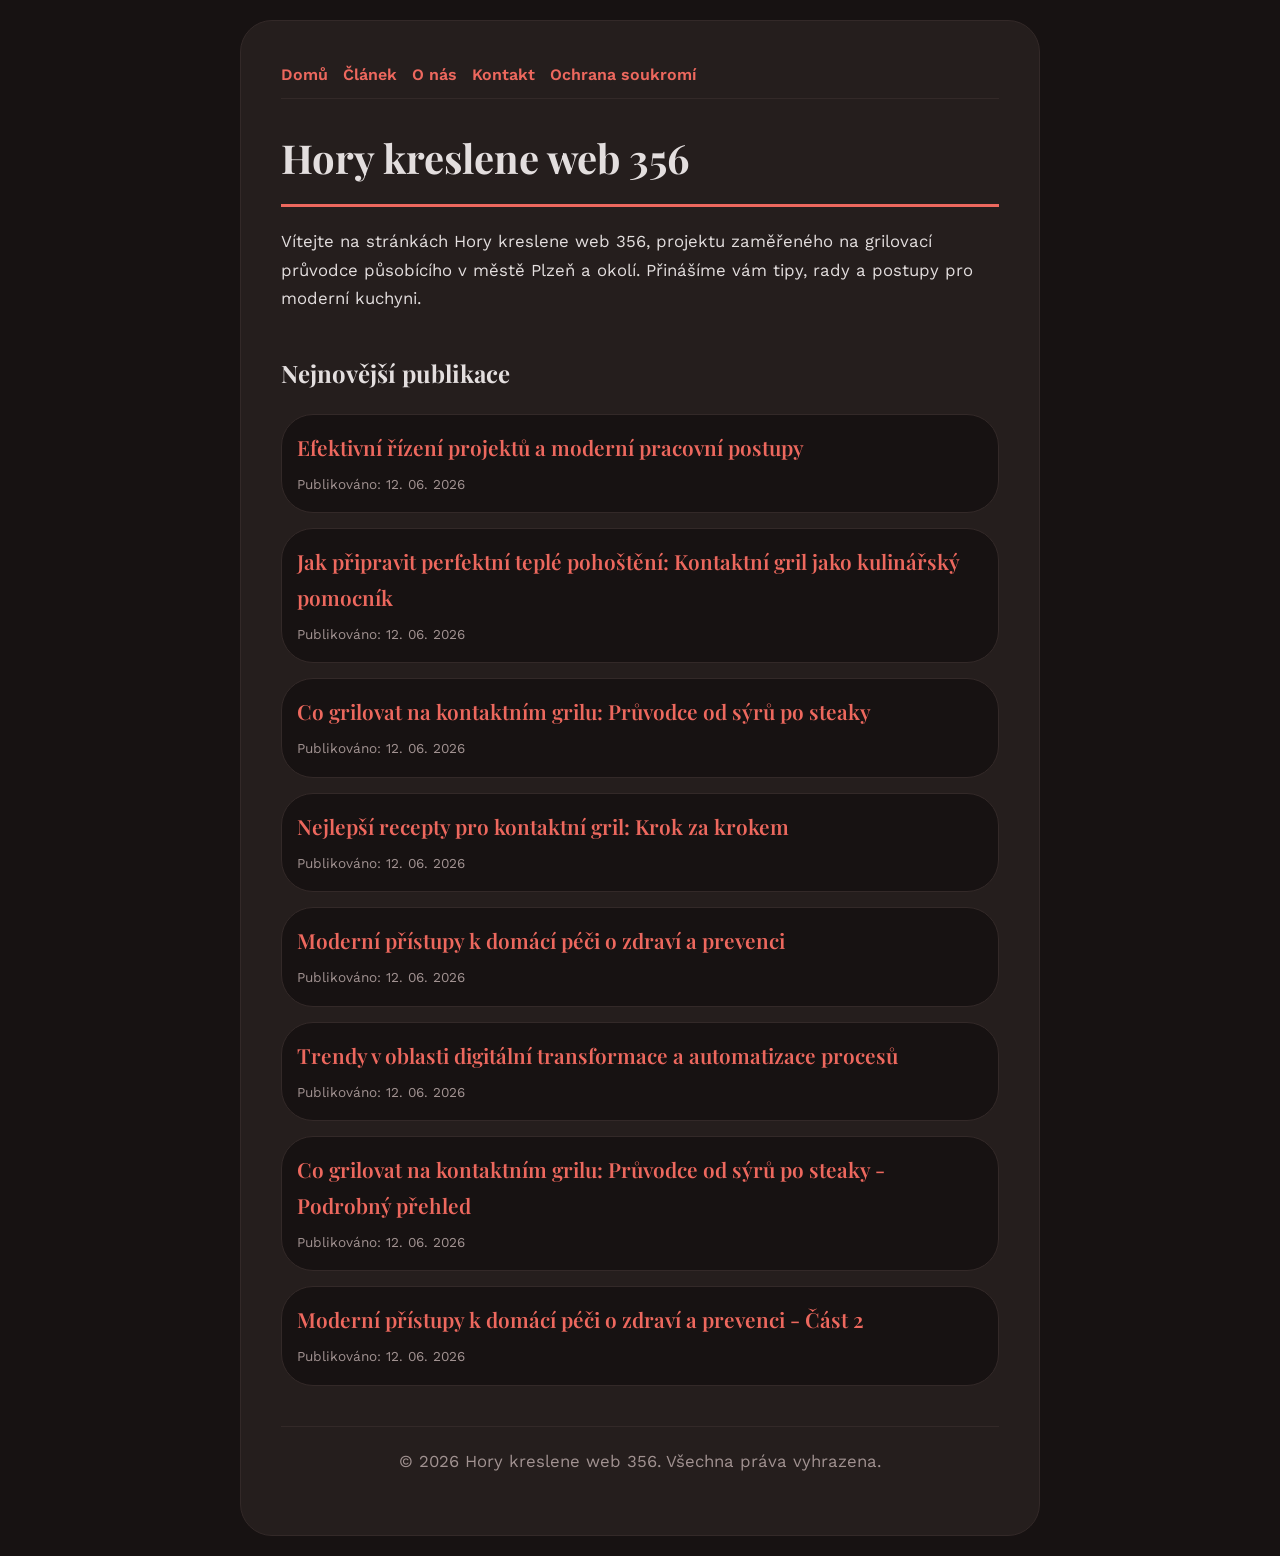
<file: index.html>
<!DOCTYPE html>
<html lang="cs">
<head>
    <meta charset="UTF-8">
    <meta name="viewport" content="width=device-width, initial-scale=1.0">
    <title>Hory kreslene web 356 | Grilovací průvodce - Plzeň</title>
    <meta name="description" content="Vítejte na stránkách Hory kreslene web 356, projektu zaměřeného na grilovací průvodce působícího v městě Plzeň a okolí. Přinášíme vám tipy, rady a postupy pro moderní kuchyni.">
    <meta name="geo.region" content="CZ" />
    <meta name="geo.placename" content="Plzeň" />
    <meta name="geo.position" content="49.7384;13.3736" />
    <meta name="ICBM" content="49.7384, 13.3736" />
    <link rel="stylesheet" href="style.css">
    <script type="application/ld+json">
{
  "@context": "https://schema.org",
  "@type": "LocalBusiness",
  "name": "Hory kreslene web 356",
  "url": "https://hory-kreslene-web-356.github.io",
  "telephone": "+420 377 555 321",
  "address": {
    "@type": "PostalAddress",
    "addressLocality": "Plzeň",
    "addressRegion": "Plzeňský",
    "postalCode": "301 00",
    "addressCountry": "CZ"
  },
  "geo": {
    "@type": "GeoCoordinates",
    "latitude": 49.7384,
    "longitude": 13.3736
  }
}
</script>
</head>
<body>
    
        <div class="container" style="max-width: 800px;">
            <nav style="display: flex; gap: 15px; margin-bottom: 25px; border-bottom: 1px solid var(--border-color); padding-bottom: 10px; overflow-x: auto; flex-wrap: wrap;">
            <a href="index.html">Domů</a>
            <a href="efektivni-rizeni-projektu-a-moderni-pracovni-postupy.html">Článek</a>
            <a href="about.html">O nás</a>
            <a href="contact.html">Kontakt</a>
            <a href="privacy.html">Ochrana soukromí</a>
        </nav>
            <h1>Hory kreslene web 356</h1>
            <p>Vítejte na stránkách Hory kreslene web 356, projektu zaměřeného na grilovací průvodce působícího v městě Plzeň a okolí. Přinášíme vám tipy, rady a postupy pro moderní kuchyni.</p>
            <h2 style="margin-top: 40px;">Nejnovější publikace</h2>
            <ul style="list-style-type: none; padding-left: 0;">
                <li style="background: var(--bg-color); padding: 15px; border-radius: var(--border-radius); border: 1px solid var(--border-color); margin-bottom: 15px;">
                <h3 style="margin-bottom: 5px; font-size: 1.3rem;"><a href="efektivni-rizeni-projektu-a-moderni-pracovni-postupy.html">Efektivní řízení projektů a moderní pracovní postupy</a></h3>
                <span style="font-size:0.85rem; color: var(--muted-text)">Publikováno: 12. 06. 2026</span>
            </li>
<li style="background: var(--bg-color); padding: 15px; border-radius: var(--border-radius); border: 1px solid var(--border-color); margin-bottom: 15px;">
                <h3 style="margin-bottom: 5px; font-size: 1.3rem;"><a href="jak-pripravit-perfektni-teple-pohosteni-kontaktni-gril-jako-kulinarsky-pomocnik.html">Jak připravit perfektní teplé pohoštění: Kontaktní gril jako kulinářský pomocník</a></h3>
                <span style="font-size:0.85rem; color: var(--muted-text)">Publikováno: 12. 06. 2026</span>
            </li>
<li style="background: var(--bg-color); padding: 15px; border-radius: var(--border-radius); border: 1px solid var(--border-color); margin-bottom: 15px;">
                <h3 style="margin-bottom: 5px; font-size: 1.3rem;"><a href="co-grilovat-na-kontaktnim-grilu-pruvodce-od-syru-po-steaky.html">Co grilovat na kontaktním grilu: Průvodce od sýrů po steaky</a></h3>
                <span style="font-size:0.85rem; color: var(--muted-text)">Publikováno: 12. 06. 2026</span>
            </li>
<li style="background: var(--bg-color); padding: 15px; border-radius: var(--border-radius); border: 1px solid var(--border-color); margin-bottom: 15px;">
                <h3 style="margin-bottom: 5px; font-size: 1.3rem;"><a href="nejlepsi-recepty-pro-kontaktni-gril-krok-za-krokem.html">Nejlepší recepty pro kontaktní gril: Krok za krokem</a></h3>
                <span style="font-size:0.85rem; color: var(--muted-text)">Publikováno: 12. 06. 2026</span>
            </li>
<li style="background: var(--bg-color); padding: 15px; border-radius: var(--border-radius); border: 1px solid var(--border-color); margin-bottom: 15px;">
                <h3 style="margin-bottom: 5px; font-size: 1.3rem;"><a href="moderni-pristupy-k-domaci-peci-o-zdravi-a-prevenci.html">Moderní přístupy k domácí péči o zdraví a prevenci</a></h3>
                <span style="font-size:0.85rem; color: var(--muted-text)">Publikováno: 12. 06. 2026</span>
            </li>
<li style="background: var(--bg-color); padding: 15px; border-radius: var(--border-radius); border: 1px solid var(--border-color); margin-bottom: 15px;">
                <h3 style="margin-bottom: 5px; font-size: 1.3rem;"><a href="trendy-v-oblasti-digitalni-transformace-a-automatizace-procesu.html">Trendy v oblasti digitální transformace a automatizace procesů</a></h3>
                <span style="font-size:0.85rem; color: var(--muted-text)">Publikováno: 12. 06. 2026</span>
            </li>
<li style="background: var(--bg-color); padding: 15px; border-radius: var(--border-radius); border: 1px solid var(--border-color); margin-bottom: 15px;">
                <h3 style="margin-bottom: 5px; font-size: 1.3rem;"><a href="co-grilovat-na-kontaktnim-grilu-pruvodce-od-syru-po-steaky-podrobny-prehled.html">Co grilovat na kontaktním grilu: Průvodce od sýrů po steaky - Podrobný přehled</a></h3>
                <span style="font-size:0.85rem; color: var(--muted-text)">Publikováno: 12. 06. 2026</span>
            </li>
<li style="background: var(--bg-color); padding: 15px; border-radius: var(--border-radius); border: 1px solid var(--border-color); margin-bottom: 15px;">
                <h3 style="margin-bottom: 5px; font-size: 1.3rem;"><a href="moderni-pristupy-k-domaci-peci-o-zdravi-a-prevenci-cast-2.html">Moderní přístupy k domácí péči o zdraví a prevenci - Část 2</a></h3>
                <span style="font-size:0.85rem; color: var(--muted-text)">Publikováno: 12. 06. 2026</span>
            </li>

            </ul>
            <footer>
                <p>&copy; 2026 Hory kreslene web 356. Všechna práva vyhrazena.</p>
            </footer>
        </div>
        
</body>
</html>
</file>
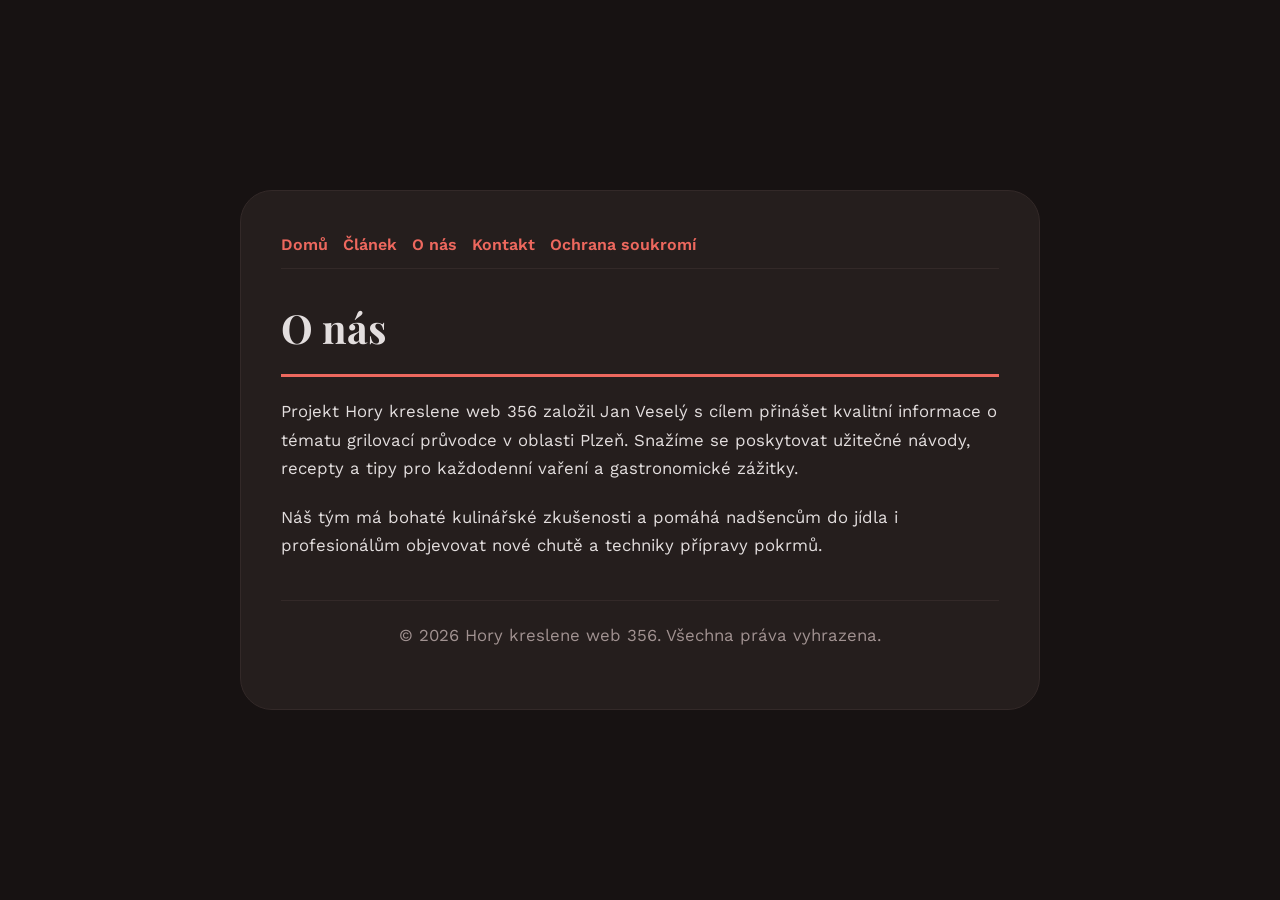
<file: about.html>
<!DOCTYPE html>
<html lang="cs">
<head>
    <meta charset="UTF-8">
    <meta name="viewport" content="width=device-width, initial-scale=1.0">
    <title>O nás | Hory kreslene web 356</title>
    <meta name="description" content="Projekt Hory kreslene web 356 založil Jan Veselý s cílem přinášet kvalitní informace o tématu grilovací průvodce v oblasti Plzeň. Snažíme se poskytovat užitečné návody, recepty a tipy pro každodenní vaření a gastronomické zážitky.">
    <meta name="geo.region" content="CZ" />
    <meta name="geo.placename" content="Plzeň" />
    <meta name="geo.position" content="49.7384;13.3736" />
    <meta name="ICBM" content="49.7384, 13.3736" />
    <link rel="stylesheet" href="style.css">
</head>
<body>
    
        <div class="container" style="max-width: 800px;">
            <nav style="display: flex; gap: 15px; margin-bottom: 25px; border-bottom: 1px solid var(--border-color); padding-bottom: 10px; overflow-x: auto; flex-wrap: wrap;">
            <a href="index.html">Domů</a>
            <a href="efektivni-rizeni-projektu-a-moderni-pracovni-postupy.html">Článek</a>
            <a href="about.html">O nás</a>
            <a href="contact.html">Kontakt</a>
            <a href="privacy.html">Ochrana soukromí</a>
        </nav>
            <h1>O nás</h1>
            <p>Projekt Hory kreslene web 356 založil Jan Veselý s cílem přinášet kvalitní informace o tématu grilovací průvodce v oblasti Plzeň. Snažíme se poskytovat užitečné návody, recepty a tipy pro každodenní vaření a gastronomické zážitky.</p>
            <p>Náš tým má bohaté kulinářské zkušenosti a pomáhá nadšencům do jídla i profesionálům objevovat nové chutě a techniky přípravy pokrmů.</p>
            <footer>
                <p>&copy; 2026 Hory kreslene web 356. Všechna práva vyhrazena.</p>
            </footer>
        </div>
        
</body>
</html>
</file>
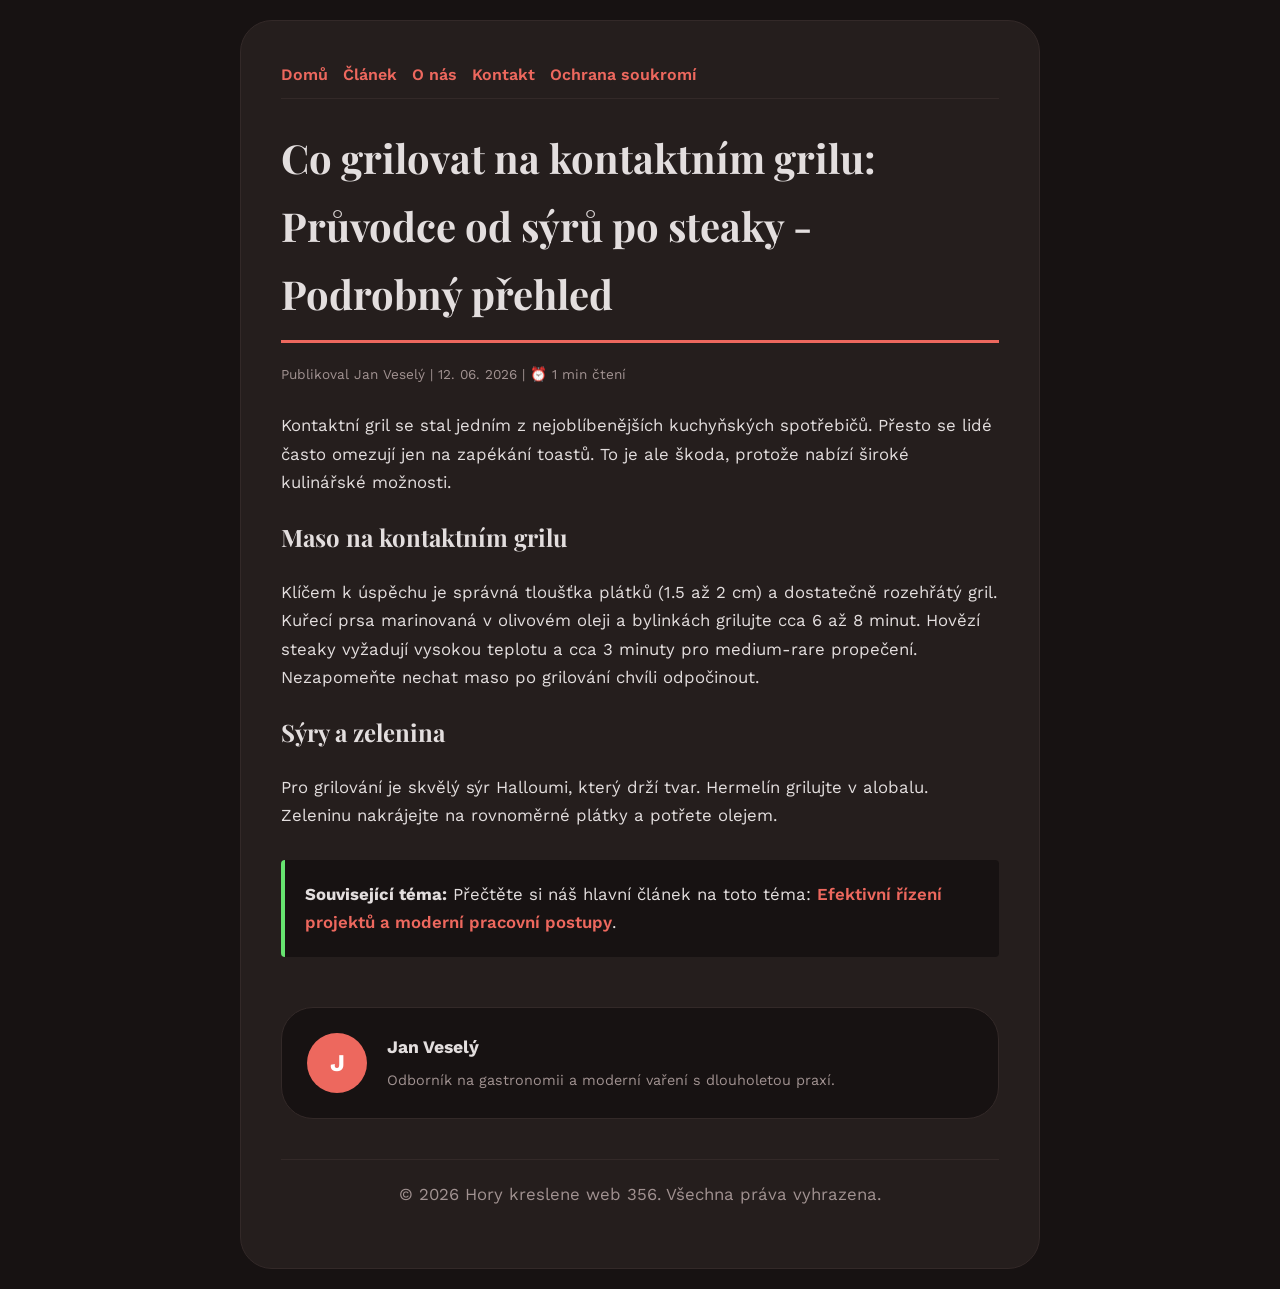
<file: co-grilovat-na-kontaktnim-grilu-pruvodce-od-syru-po-steaky-podrobny-prehled.html>
<!DOCTYPE html>
<html lang="cs">
<head>
    <meta charset="UTF-8">
    <meta name="viewport" content="width=device-width, initial-scale=1.0">
    <title>Co grilovat na kontaktním grilu: Průvodce od sýrů po steaky - Podrobný přehled - Hory kreslene web 356</title>
    <meta name="description" content="Co grilovat na kontaktním grilu: Průvodce od sýrů po steaky - Podrobný přehled">
    <meta name="geo.region" content="CZ" />
    <meta name="geo.placename" content="Plzeň" />
    <meta name="geo.position" content="49.7384;13.3736" />
    <meta name="ICBM" content="49.7384, 13.3736" />
    <link rel="stylesheet" href="style.css">
</head>
<body>
    
            <div class="container" style="max-width: 800px;">
                <nav style="display: flex; gap: 15px; margin-bottom: 25px; border-bottom: 1px solid var(--border-color); padding-bottom: 10px; overflow-x: auto; flex-wrap: wrap;">
            <a href="index.html">Domů</a>
            <a href="efektivni-rizeni-projektu-a-moderni-pracovni-postupy.html">Článek</a>
            <a href="about.html">O nás</a>
            <a href="contact.html">Kontakt</a>
            <a href="privacy.html">Ochrana soukromí</a>
        </nav>
                <h1>Co grilovat na kontaktním grilu: Průvodce od sýrů po steaky - Podrobný přehled</h1>
                <div style="font-size:0.85rem; color: var(--muted-text); margin-bottom: 25px;">
                    Publikoval Jan Veselý | 12. 06. 2026 | ⏰ 1 min čtení
                </div>
                <article style="margin-top: 20px;">
                    <p>Kontaktní gril se stal jedním z nejoblíbenějších kuchyňských spotřebičů. Přesto se lidé často omezují jen na zapékání toastů. To je ale škoda, protože nabízí široké kulinářské možnosti.</p>
<h2>Maso na kontaktním grilu</h2>
<p>Klíčem k úspěchu je správná tloušťka plátků (1.5 až 2 cm) a dostatečně rozehřátý gril. Kuřecí prsa marinovaná v olivovém oleji a bylinkách grilujte cca 6 až 8 minut. Hovězí steaky vyžadují vysokou teplotu a cca 3 minuty pro medium-rare propečení. Nezapomeňte nechat maso po grilování chvíli odpočinout.</p>
<h2>Sýry a zelenina</h2>
<p>Pro grilování je skvělý sýr Halloumi, který drží tvar. Hermelín grilujte v alobalu. Zeleninu nakrájejte na rovnoměrné plátky a potřete olejem.</p>
                    <div class="link-resource" style="margin-top: 30px; padding: 20px; border-left: 4px solid var(--accent-color); background: var(--bg-color); border-radius: 4px;"><p style="margin: 0;"><strong>Související téma:</strong> Přečtěte si náš hlavní článek na toto téma: <a href="efektivni-rizeni-projektu-a-moderni-pracovni-postupy.html">Efektivní řízení projektů a moderní pracovní postupy</a>.</p></div>
                </article>
                
            <div class="author-box" style="margin-top: 50px; padding: 25px; background: var(--bg-color); border: 1px solid var(--border-color); border-radius: var(--border-radius); display: flex; gap: 20px; align-items: center;">
                <div style="width: 60px; height: 60px; border-radius: 50%; background: var(--primary-color); display: flex; align-items: center; justify-content: center; color: white; font-weight: bold; font-size: 1.5rem;">J</div>
                <div>
                    <h4 style="margin-bottom: 5px; font-weight: bold; font-size: 1.1rem;">Jan Veselý</h4>
                    <p style="margin: 0; font-size: 0.9rem; color: var(--muted-text);">Odborník na gastronomii a moderní vaření s dlouholetou praxí.</p>
                </div>
            </div>
            
                <footer>
                    <p>&copy; 2026 Hory kreslene web 356. Všechna práva vyhrazena.</p>
                </footer>
            </div>
            
</body>
</html>
</file>
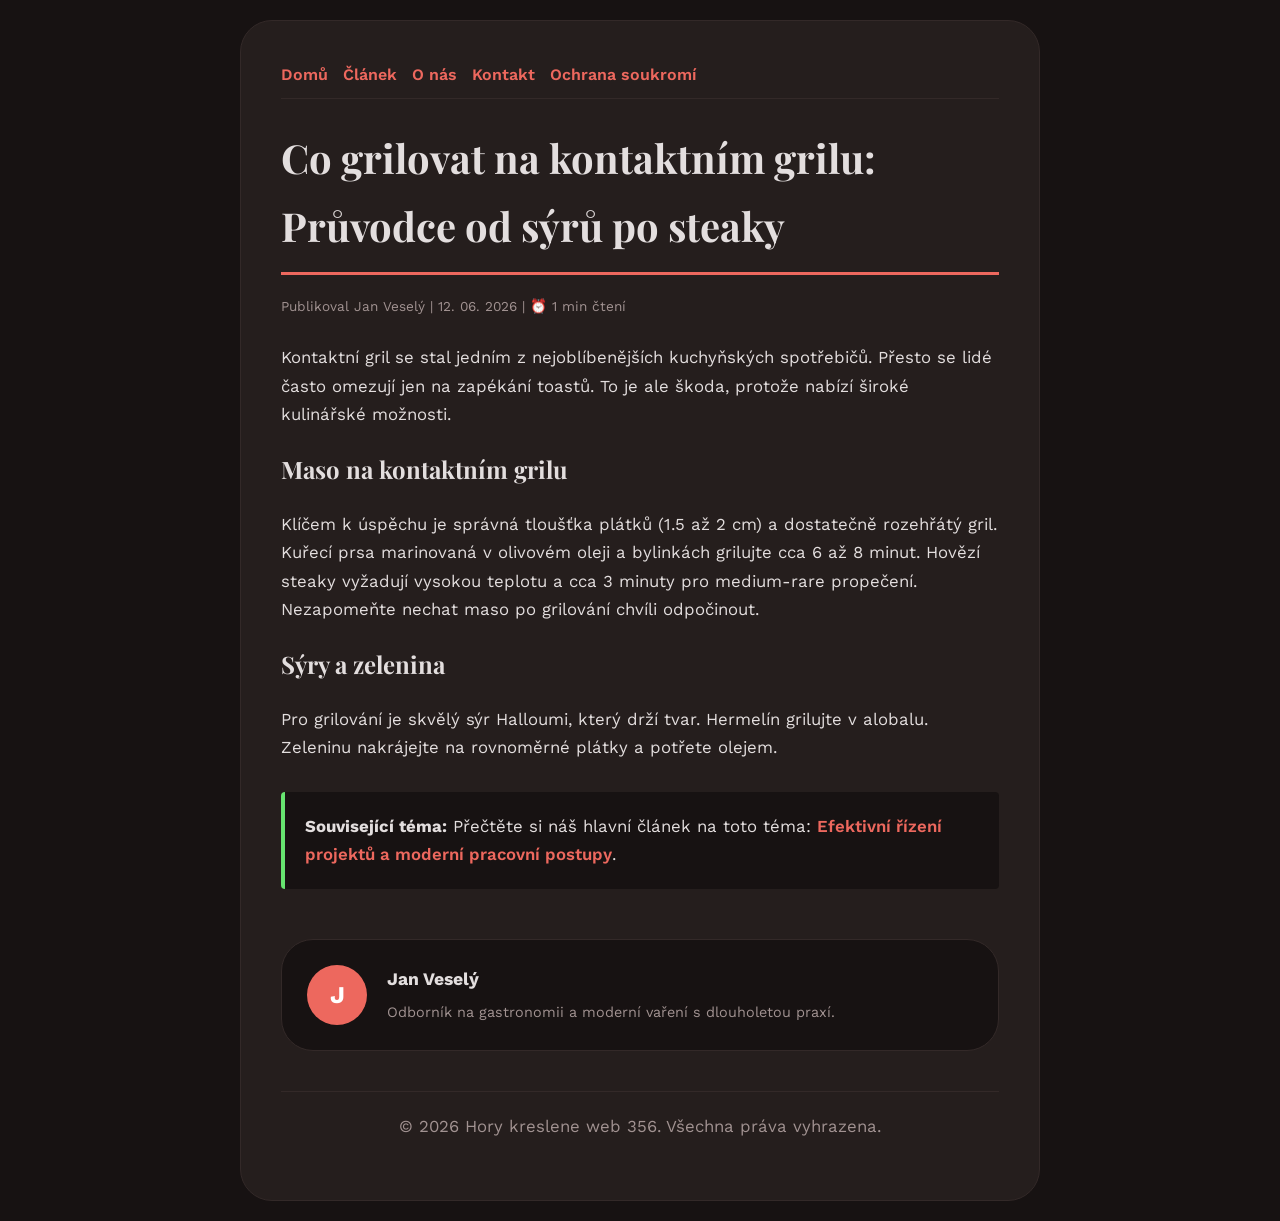
<file: co-grilovat-na-kontaktnim-grilu-pruvodce-od-syru-po-steaky.html>
<!DOCTYPE html>
<html lang="cs">
<head>
    <meta charset="UTF-8">
    <meta name="viewport" content="width=device-width, initial-scale=1.0">
    <title>Co grilovat na kontaktním grilu: Průvodce od sýrů po steaky - Hory kreslene web 356</title>
    <meta name="description" content="Co grilovat na kontaktním grilu: Průvodce od sýrů po steaky">
    <meta name="geo.region" content="CZ" />
    <meta name="geo.placename" content="Plzeň" />
    <meta name="geo.position" content="49.7384;13.3736" />
    <meta name="ICBM" content="49.7384, 13.3736" />
    <link rel="stylesheet" href="style.css">
</head>
<body>
    
            <div class="container" style="max-width: 800px;">
                <nav style="display: flex; gap: 15px; margin-bottom: 25px; border-bottom: 1px solid var(--border-color); padding-bottom: 10px; overflow-x: auto; flex-wrap: wrap;">
            <a href="index.html">Domů</a>
            <a href="efektivni-rizeni-projektu-a-moderni-pracovni-postupy.html">Článek</a>
            <a href="about.html">O nás</a>
            <a href="contact.html">Kontakt</a>
            <a href="privacy.html">Ochrana soukromí</a>
        </nav>
                <h1>Co grilovat na kontaktním grilu: Průvodce od sýrů po steaky</h1>
                <div style="font-size:0.85rem; color: var(--muted-text); margin-bottom: 25px;">
                    Publikoval Jan Veselý | 12. 06. 2026 | ⏰ 1 min čtení
                </div>
                <article style="margin-top: 20px;">
                    <p>Kontaktní gril se stal jedním z nejoblíbenějších kuchyňských spotřebičů. Přesto se lidé často omezují jen na zapékání toastů. To je ale škoda, protože nabízí široké kulinářské možnosti.</p>
<h2>Maso na kontaktním grilu</h2>
<p>Klíčem k úspěchu je správná tloušťka plátků (1.5 až 2 cm) a dostatečně rozehřátý gril. Kuřecí prsa marinovaná v olivovém oleji a bylinkách grilujte cca 6 až 8 minut. Hovězí steaky vyžadují vysokou teplotu a cca 3 minuty pro medium-rare propečení. Nezapomeňte nechat maso po grilování chvíli odpočinout.</p>
<h2>Sýry a zelenina</h2>
<p>Pro grilování je skvělý sýr Halloumi, který drží tvar. Hermelín grilujte v alobalu. Zeleninu nakrájejte na rovnoměrné plátky a potřete olejem.</p>
                    <div class="link-resource" style="margin-top: 30px; padding: 20px; border-left: 4px solid var(--accent-color); background: var(--bg-color); border-radius: 4px;"><p style="margin: 0;"><strong>Související téma:</strong> Přečtěte si náš hlavní článek na toto téma: <a href="efektivni-rizeni-projektu-a-moderni-pracovni-postupy.html">Efektivní řízení projektů a moderní pracovní postupy</a>.</p></div>
                </article>
                
            <div class="author-box" style="margin-top: 50px; padding: 25px; background: var(--bg-color); border: 1px solid var(--border-color); border-radius: var(--border-radius); display: flex; gap: 20px; align-items: center;">
                <div style="width: 60px; height: 60px; border-radius: 50%; background: var(--primary-color); display: flex; align-items: center; justify-content: center; color: white; font-weight: bold; font-size: 1.5rem;">J</div>
                <div>
                    <h4 style="margin-bottom: 5px; font-weight: bold; font-size: 1.1rem;">Jan Veselý</h4>
                    <p style="margin: 0; font-size: 0.9rem; color: var(--muted-text);">Odborník na gastronomii a moderní vaření s dlouholetou praxí.</p>
                </div>
            </div>
            
                <footer>
                    <p>&copy; 2026 Hory kreslene web 356. Všechna práva vyhrazena.</p>
                </footer>
            </div>
            
</body>
</html>
</file>
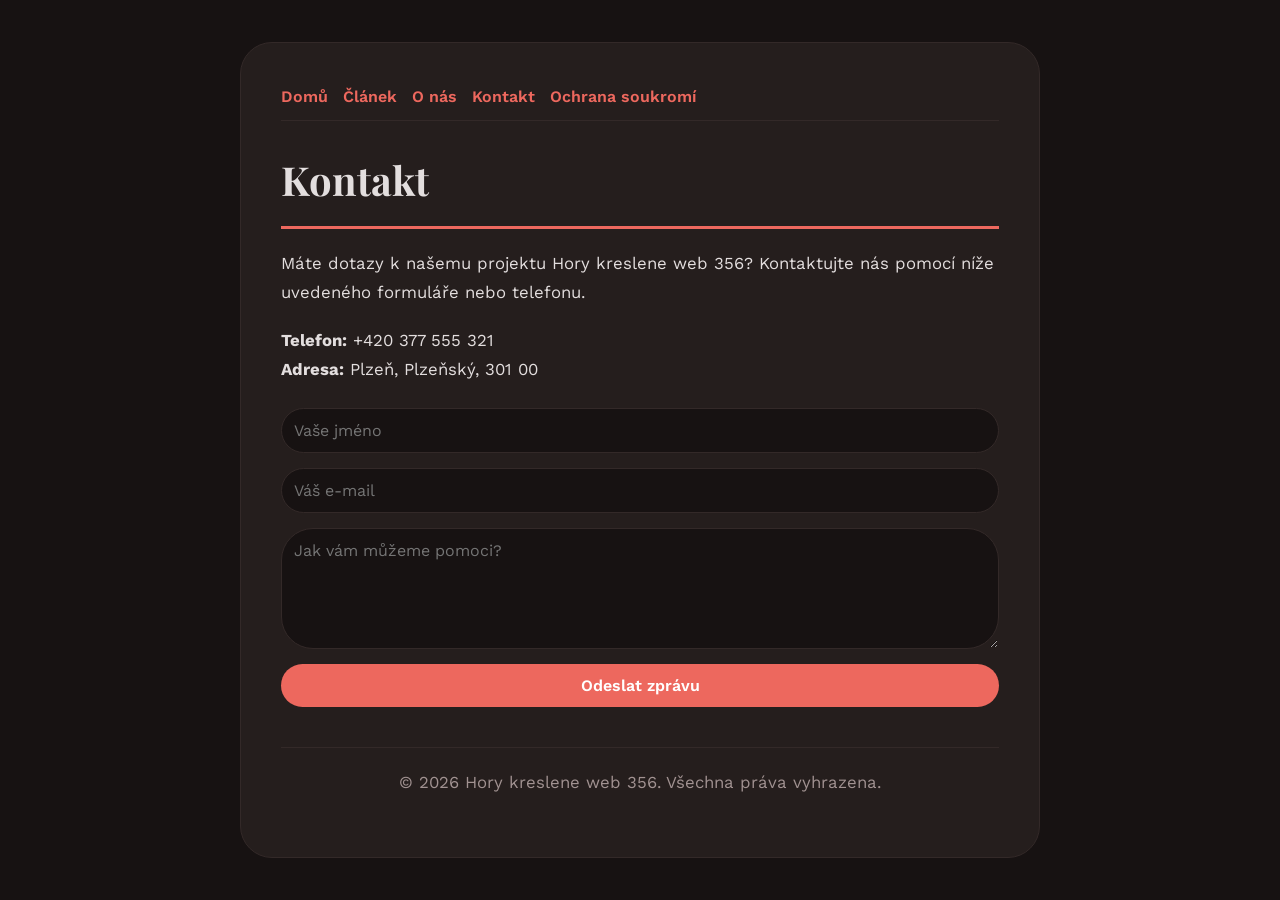
<file: contact.html>
<!DOCTYPE html>
<html lang="cs">
<head>
    <meta charset="UTF-8">
    <meta name="viewport" content="width=device-width, initial-scale=1.0">
    <title>Kontakt | Hory kreslene web 356</title>
    <meta name="description" content="Máte dotazy k našemu projektu Hory kreslene web 356? Kontaktujte nás pomocí níže uvedeného formuláře nebo telefonu.">
    <meta name="geo.region" content="CZ" />
    <meta name="geo.placename" content="Plzeň" />
    <meta name="geo.position" content="49.7384;13.3736" />
    <meta name="ICBM" content="49.7384, 13.3736" />
    <link rel="stylesheet" href="style.css">
</head>
<body>
    
        <div class="container" style="max-width: 800px;">
            <nav style="display: flex; gap: 15px; margin-bottom: 25px; border-bottom: 1px solid var(--border-color); padding-bottom: 10px; overflow-x: auto; flex-wrap: wrap;">
            <a href="index.html">Domů</a>
            <a href="efektivni-rizeni-projektu-a-moderni-pracovni-postupy.html">Článek</a>
            <a href="about.html">O nás</a>
            <a href="contact.html">Kontakt</a>
            <a href="privacy.html">Ochrana soukromí</a>
        </nav>
            <h1>Kontakt</h1>
            <p>Máte dotazy k našemu projektu Hory kreslene web 356? Kontaktujte nás pomocí níže uvedeného formuláře nebo telefonu.</p>
            <p><strong>Telefon:</strong> +420 377 555 321<br><strong>Adresa:</strong> Plzeň, Plzeňský, 301 00</p>
            <form action="https://formspree.io/f/placeholder" method="POST">
                <input type="text" name="name" placeholder="Vaše jméno" required>
                <input type="email" name="email" placeholder="Váš e-mail" required>
                <textarea name="message" placeholder="Jak vám můžeme pomoci?" rows="5" required></textarea>
                <button type="submit">Odeslat zprávu</button>
            </form>
            <footer>
                <p>&copy; 2026 Hory kreslene web 356. Všechna práva vyhrazena.</p>
            </footer>
        </div>
        
</body>
</html>
</file>
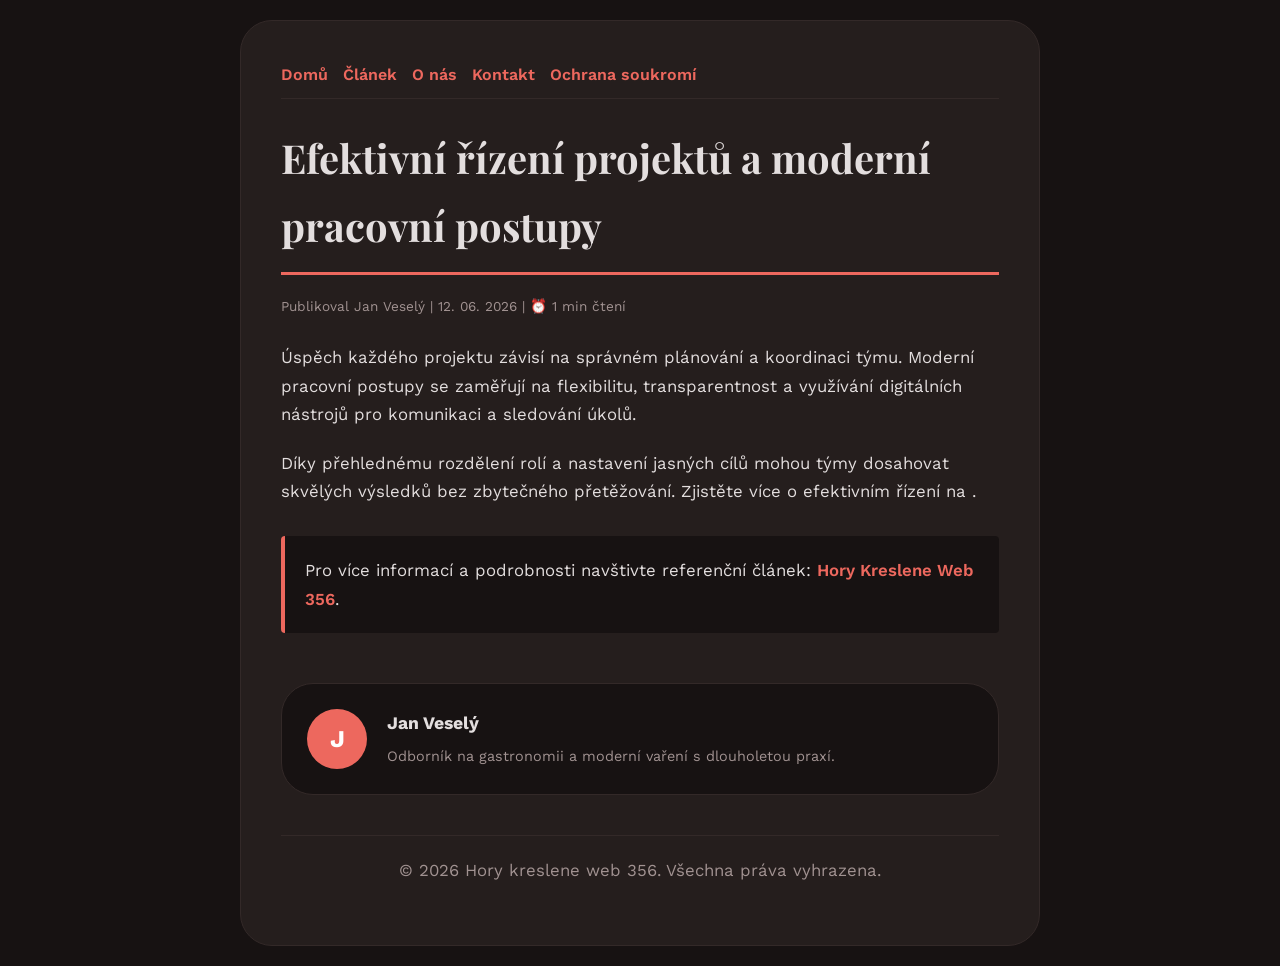
<file: efektivni-rizeni-projektu-a-moderni-pracovni-postupy.html>
<!DOCTYPE html>
<html lang="cs">
<head>
    <meta charset="UTF-8">
    <meta name="viewport" content="width=device-width, initial-scale=1.0">
    <title>Efektivní řízení projektů a moderní pracovní postupy - Hory kreslene web 356</title>
    <meta name="description" content="Efektivní řízení projektů a moderní pracovní postupy">
    <meta name="geo.region" content="CZ" />
    <meta name="geo.placename" content="Plzeň" />
    <meta name="geo.position" content="49.7384;13.3736" />
    <meta name="ICBM" content="49.7384, 13.3736" />
    <link rel="stylesheet" href="style.css">
</head>
<body>
    
            <div class="container" style="max-width: 800px;">
                <nav style="display: flex; gap: 15px; margin-bottom: 25px; border-bottom: 1px solid var(--border-color); padding-bottom: 10px; overflow-x: auto; flex-wrap: wrap;">
            <a href="index.html">Domů</a>
            <a href="efektivni-rizeni-projektu-a-moderni-pracovni-postupy.html">Článek</a>
            <a href="about.html">O nás</a>
            <a href="contact.html">Kontakt</a>
            <a href="privacy.html">Ochrana soukromí</a>
        </nav>
                <h1>Efektivní řízení projektů a moderní pracovní postupy</h1>
                <div style="font-size:0.85rem; color: var(--muted-text); margin-bottom: 25px;">
                    Publikoval Jan Veselý | 12. 06. 2026 | ⏰ 1 min čtení
                </div>
                <article style="margin-top: 20px;">
                    <p>Úspěch každého projektu závisí na správném plánování a koordinaci týmu. Moderní pracovní postupy se zaměřují na flexibilitu, transparentnost a využívání digitálních nástrojů pro komunikaci a sledování úkolů.</p>
<p>Díky přehlednému rozdělení rolí a nastavení jasných cílů mohou týmy dosahovat skvělých výsledků bez zbytečného přetěžování. Zjistěte více o efektivním řízení na .</p>
                    <div class="link-resource" style="margin-top: 30px; padding: 20px; border-left: 4px solid var(--primary-color); background: var(--bg-color); border-radius: 4px;"><p style="margin: 0;">Pro více informací a podrobnosti navštivte referenční článek: <strong><a href="https://hrackyfox.cz/blog/malovani/jak-nakreslit-horu-5-jednoduchych-kroku-pro-zacatecniky/">Hory Kreslene Web 356</a></strong>.</p></div>
                </article>
                
            <div class="author-box" style="margin-top: 50px; padding: 25px; background: var(--bg-color); border: 1px solid var(--border-color); border-radius: var(--border-radius); display: flex; gap: 20px; align-items: center;">
                <div style="width: 60px; height: 60px; border-radius: 50%; background: var(--primary-color); display: flex; align-items: center; justify-content: center; color: white; font-weight: bold; font-size: 1.5rem;">J</div>
                <div>
                    <h4 style="margin-bottom: 5px; font-weight: bold; font-size: 1.1rem;">Jan Veselý</h4>
                    <p style="margin: 0; font-size: 0.9rem; color: var(--muted-text);">Odborník na gastronomii a moderní vaření s dlouholetou praxí.</p>
                </div>
            </div>
            
                <footer>
                    <p>&copy; 2026 Hory kreslene web 356. Všechna práva vyhrazena.</p>
                </footer>
            </div>
            
</body>
</html>
</file>
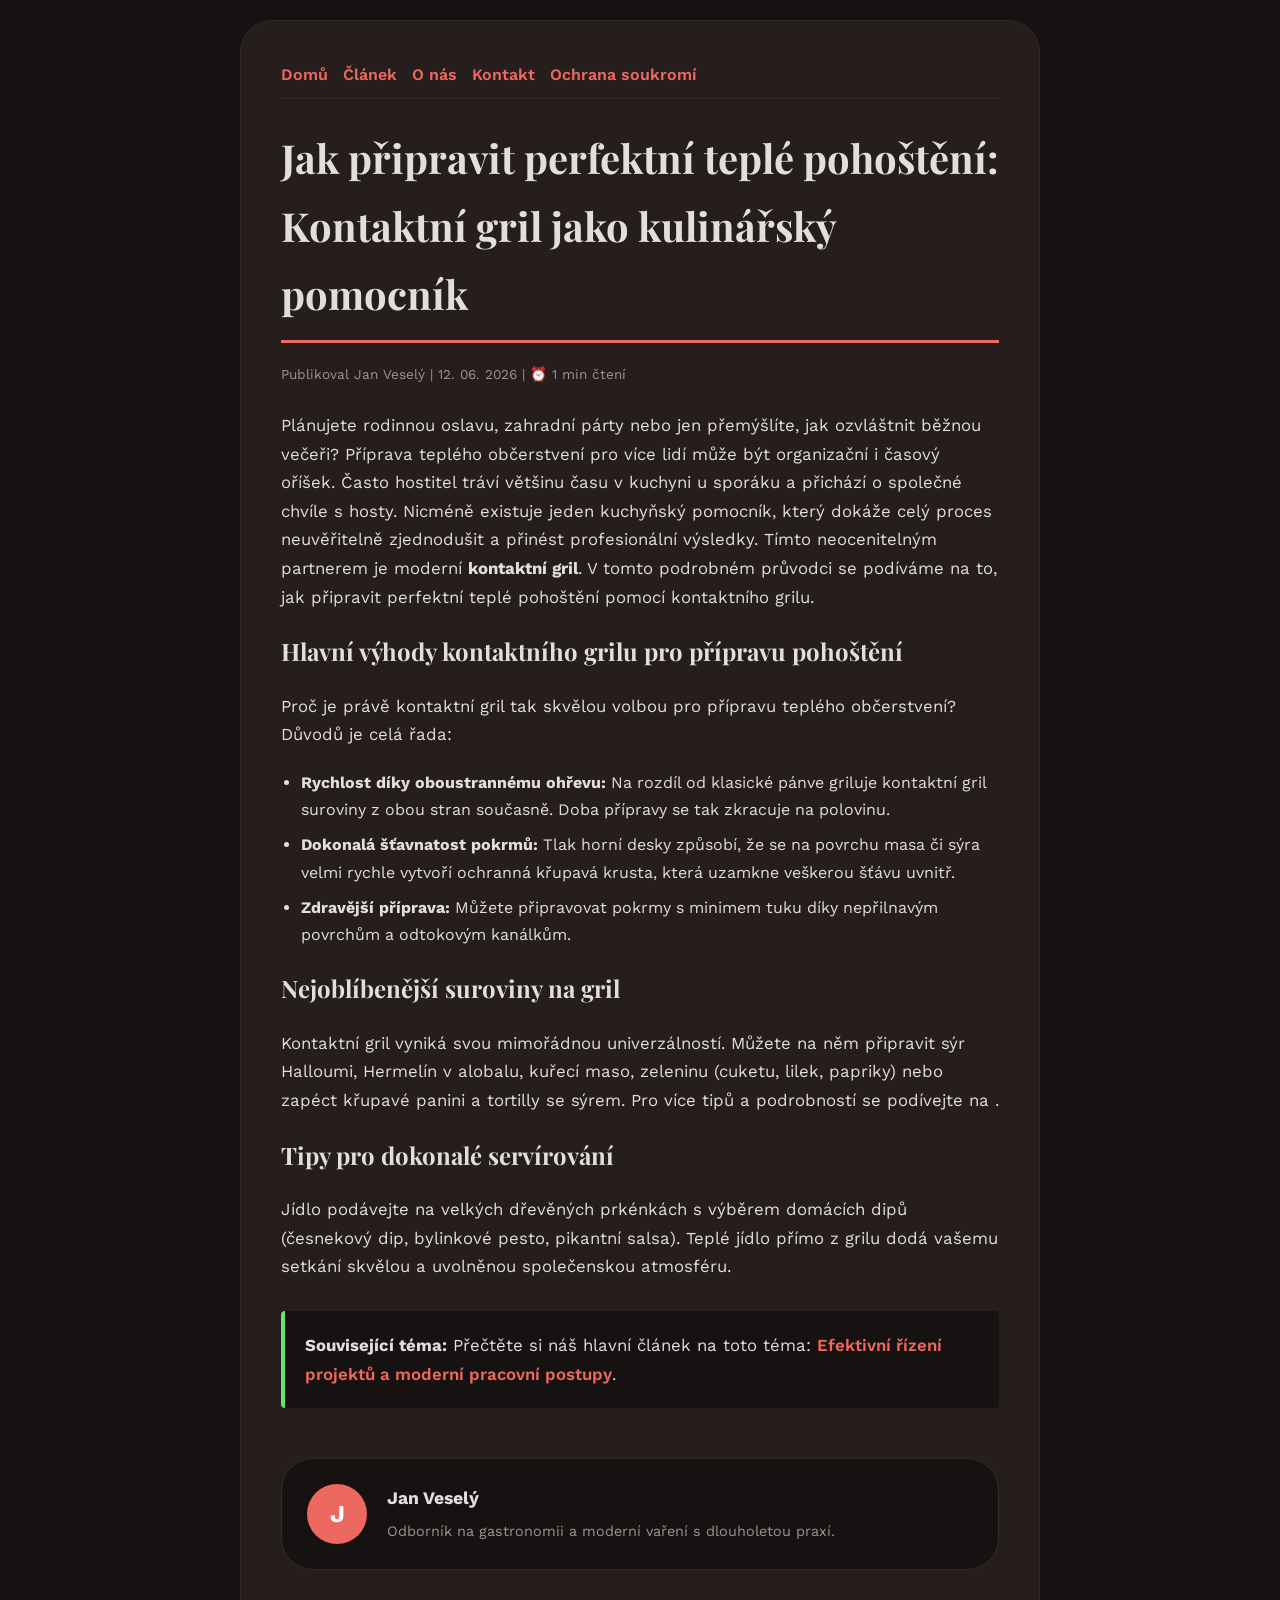
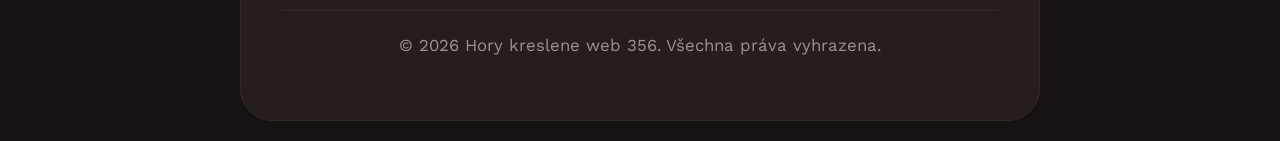
<file: jak-pripravit-perfektni-teple-pohosteni-kontaktni-gril-jako-kulinarsky-pomocnik.html>
<!DOCTYPE html>
<html lang="cs">
<head>
    <meta charset="UTF-8">
    <meta name="viewport" content="width=device-width, initial-scale=1.0">
    <title>Jak připravit perfektní teplé pohoštění: Kontaktní gril jako kulinářský pomocník - Hory kreslene web 356</title>
    <meta name="description" content="Jak připravit perfektní teplé pohoštění: Kontaktní gril jako kulinářský pomocník">
    <meta name="geo.region" content="CZ" />
    <meta name="geo.placename" content="Plzeň" />
    <meta name="geo.position" content="49.7384;13.3736" />
    <meta name="ICBM" content="49.7384, 13.3736" />
    <link rel="stylesheet" href="style.css">
</head>
<body>
    
            <div class="container" style="max-width: 800px;">
                <nav style="display: flex; gap: 15px; margin-bottom: 25px; border-bottom: 1px solid var(--border-color); padding-bottom: 10px; overflow-x: auto; flex-wrap: wrap;">
            <a href="index.html">Domů</a>
            <a href="efektivni-rizeni-projektu-a-moderni-pracovni-postupy.html">Článek</a>
            <a href="about.html">O nás</a>
            <a href="contact.html">Kontakt</a>
            <a href="privacy.html">Ochrana soukromí</a>
        </nav>
                <h1>Jak připravit perfektní teplé pohoštění: Kontaktní gril jako kulinářský pomocník</h1>
                <div style="font-size:0.85rem; color: var(--muted-text); margin-bottom: 25px;">
                    Publikoval Jan Veselý | 12. 06. 2026 | ⏰ 1 min čtení
                </div>
                <article style="margin-top: 20px;">
                    <p>Plánujete rodinnou oslavu, zahradní párty nebo jen přemýšlíte, jak ozvláštnit běžnou večeři? Příprava teplého občerstvení pro více lidí může být organizační i časový oříšek. Často hostitel tráví většinu času v kuchyni u sporáku a přichází o společné chvíle s hosty. Nicméně existuje jeden kuchyňský pomocník, který dokáže celý proces neuvěřitelně zjednodušit a přinést profesionální výsledky. Tímto neocenitelným partnerem je moderní <strong>kontaktní gril</strong>. V tomto podrobném průvodci se podíváme na to, jak připravit perfektní teplé pohoštění pomocí kontaktního grilu.</p>
<h2>Hlavní výhody kontaktního grilu pro přípravu pohoštění</h2>
<p>Proč je právě kontaktní gril tak skvělou volbou pro přípravu teplého občerstvení? Důvodů je celá řada:</p>
<ul>
    <li><strong>Rychlost díky oboustrannému ohřevu:</strong> Na rozdíl od klasické pánve griluje kontaktní gril suroviny z obou stran současně. Doba přípravy se tak zkracuje na polovinu.</li>
    <li><strong>Dokonalá šťavnatost pokrmů:</strong> Tlak horní desky způsobí, že se na povrchu masa či sýra velmi rychle vytvoří ochranná křupavá krusta, která uzamkne veškerou šťávu uvnitř.</li>
    <li><strong>Zdravější příprava:</strong> Můžete připravovat pokrmy s minimem tuku díky nepřilnavým povrchům a odtokovým kanálkům.</li>
</ul>
<h2>Nejoblíbenější suroviny na gril</h2>
<p>Kontaktní gril vyniká svou mimořádnou univerzálností. Můžete na něm připravit sýr Halloumi, Hermelín v alobalu, kuřecí maso, zeleninu (cuketu, lilek, papriky) nebo zapéct křupavé panini a tortilly se sýrem. Pro více tipů a podrobností se podívejte na .</p>
<h2>Tipy pro dokonalé servírování</h2>
<p>Jídlo podávejte na velkých dřevěných prkénkách s výběrem domácích dipů (česnekový dip, bylinkové pesto, pikantní salsa). Teplé jídlo přímo z grilu dodá vašemu setkání skvělou a uvolněnou společenskou atmosféru.</p>
                    <div class="link-resource" style="margin-top: 30px; padding: 20px; border-left: 4px solid var(--accent-color); background: var(--bg-color); border-radius: 4px;"><p style="margin: 0;"><strong>Související téma:</strong> Přečtěte si náš hlavní článek na toto téma: <a href="efektivni-rizeni-projektu-a-moderni-pracovni-postupy.html">Efektivní řízení projektů a moderní pracovní postupy</a>.</p></div>
                </article>
                
            <div class="author-box" style="margin-top: 50px; padding: 25px; background: var(--bg-color); border: 1px solid var(--border-color); border-radius: var(--border-radius); display: flex; gap: 20px; align-items: center;">
                <div style="width: 60px; height: 60px; border-radius: 50%; background: var(--primary-color); display: flex; align-items: center; justify-content: center; color: white; font-weight: bold; font-size: 1.5rem;">J</div>
                <div>
                    <h4 style="margin-bottom: 5px; font-weight: bold; font-size: 1.1rem;">Jan Veselý</h4>
                    <p style="margin: 0; font-size: 0.9rem; color: var(--muted-text);">Odborník na gastronomii a moderní vaření s dlouholetou praxí.</p>
                </div>
            </div>
            
                <footer>
                    <p>&copy; 2026 Hory kreslene web 356. Všechna práva vyhrazena.</p>
                </footer>
            </div>
            
</body>
</html>
</file>
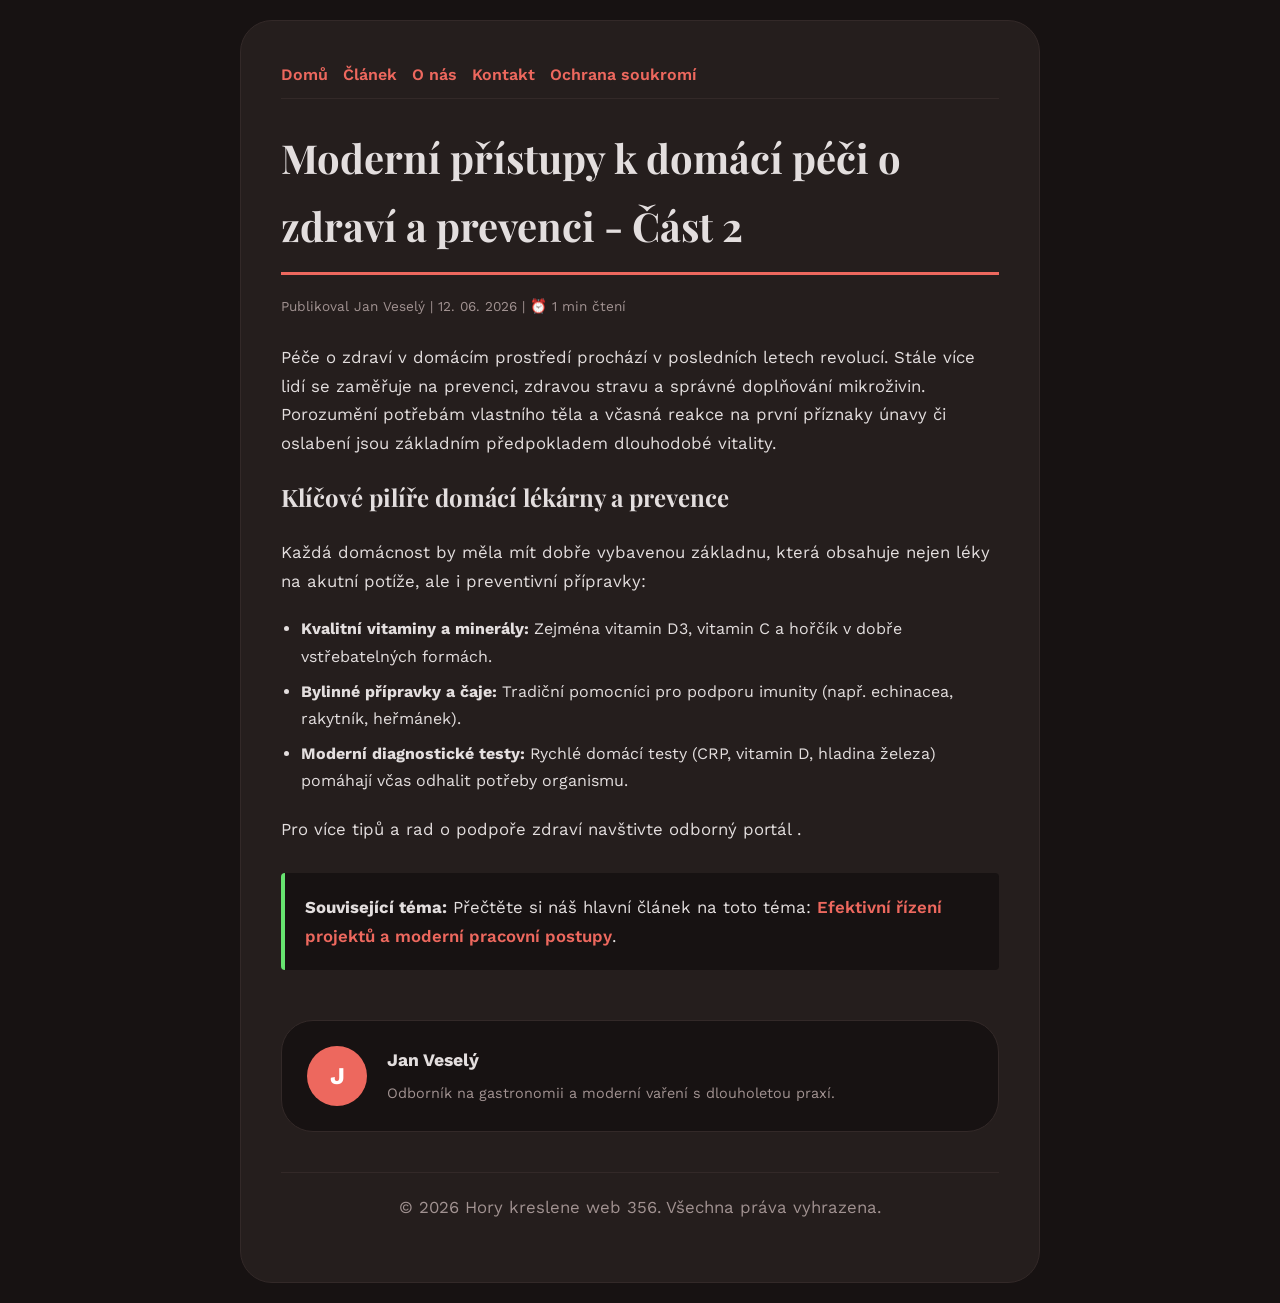
<file: moderni-pristupy-k-domaci-peci-o-zdravi-a-prevenci-cast-2.html>
<!DOCTYPE html>
<html lang="cs">
<head>
    <meta charset="UTF-8">
    <meta name="viewport" content="width=device-width, initial-scale=1.0">
    <title>Moderní přístupy k domácí péči o zdraví a prevenci - Část 2 - Hory kreslene web 356</title>
    <meta name="description" content="Moderní přístupy k domácí péči o zdraví a prevenci - Část 2">
    <meta name="geo.region" content="CZ" />
    <meta name="geo.placename" content="Plzeň" />
    <meta name="geo.position" content="49.7384;13.3736" />
    <meta name="ICBM" content="49.7384, 13.3736" />
    <link rel="stylesheet" href="style.css">
</head>
<body>
    
            <div class="container" style="max-width: 800px;">
                <nav style="display: flex; gap: 15px; margin-bottom: 25px; border-bottom: 1px solid var(--border-color); padding-bottom: 10px; overflow-x: auto; flex-wrap: wrap;">
            <a href="index.html">Domů</a>
            <a href="efektivni-rizeni-projektu-a-moderni-pracovni-postupy.html">Článek</a>
            <a href="about.html">O nás</a>
            <a href="contact.html">Kontakt</a>
            <a href="privacy.html">Ochrana soukromí</a>
        </nav>
                <h1>Moderní přístupy k domácí péči o zdraví a prevenci - Část 2</h1>
                <div style="font-size:0.85rem; color: var(--muted-text); margin-bottom: 25px;">
                    Publikoval Jan Veselý | 12. 06. 2026 | ⏰ 1 min čtení
                </div>
                <article style="margin-top: 20px;">
                    <p>Péče o zdraví v domácím prostředí prochází v posledních letech revolucí. Stále více lidí se zaměřuje na prevenci, zdravou stravu a správné doplňování mikroživin. Porozumění potřebám vlastního těla a včasná reakce na první příznaky únavy či oslabení jsou základním předpokladem dlouhodobé vitality.</p>
<h2>Klíčové pilíře domácí lékárny a prevence</h2>
<p>Každá domácnost by měla mít dobře vybavenou základnu, která obsahuje nejen léky na akutní potíže, ale i preventivní přípravky:</p>
<ul>
    <li><strong>Kvalitní vitaminy a minerály:</strong> Zejména vitamin D3, vitamin C a hořčík v dobře vstřebatelných formách.</li>
    <li><strong>Bylinné přípravky a čaje:</strong> Tradiční pomocníci pro podporu imunity (např. echinacea, rakytník, heřmánek).</li>
    <li><strong>Moderní diagnostické testy:</strong> Rychlé domácí testy (CRP, vitamin D, hladina železa) pomáhají včas odhalit potřeby organismu.</li>
</ul>
<p>Pro více tipů a rad o podpoře zdraví navštivte odborný portál .</p>
                    <div class="link-resource" style="margin-top: 30px; padding: 20px; border-left: 4px solid var(--accent-color); background: var(--bg-color); border-radius: 4px;"><p style="margin: 0;"><strong>Související téma:</strong> Přečtěte si náš hlavní článek na toto téma: <a href="efektivni-rizeni-projektu-a-moderni-pracovni-postupy.html">Efektivní řízení projektů a moderní pracovní postupy</a>.</p></div>
                </article>
                
            <div class="author-box" style="margin-top: 50px; padding: 25px; background: var(--bg-color); border: 1px solid var(--border-color); border-radius: var(--border-radius); display: flex; gap: 20px; align-items: center;">
                <div style="width: 60px; height: 60px; border-radius: 50%; background: var(--primary-color); display: flex; align-items: center; justify-content: center; color: white; font-weight: bold; font-size: 1.5rem;">J</div>
                <div>
                    <h4 style="margin-bottom: 5px; font-weight: bold; font-size: 1.1rem;">Jan Veselý</h4>
                    <p style="margin: 0; font-size: 0.9rem; color: var(--muted-text);">Odborník na gastronomii a moderní vaření s dlouholetou praxí.</p>
                </div>
            </div>
            
                <footer>
                    <p>&copy; 2026 Hory kreslene web 356. Všechna práva vyhrazena.</p>
                </footer>
            </div>
            
</body>
</html>
</file>
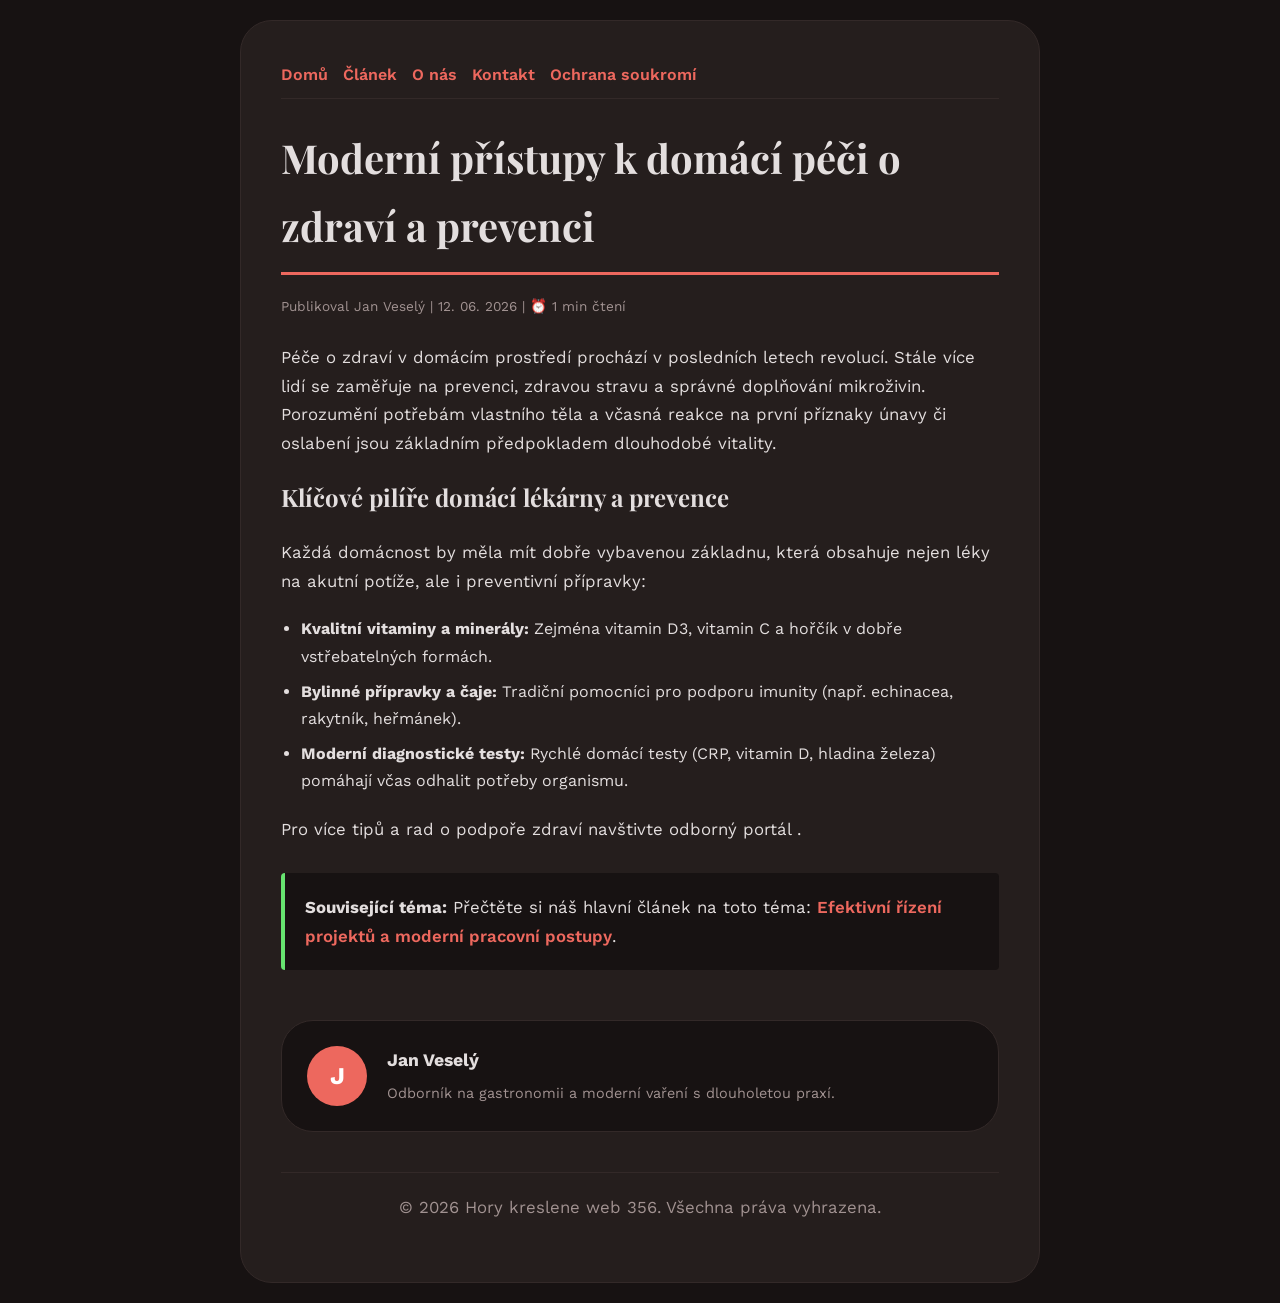
<file: moderni-pristupy-k-domaci-peci-o-zdravi-a-prevenci.html>
<!DOCTYPE html>
<html lang="cs">
<head>
    <meta charset="UTF-8">
    <meta name="viewport" content="width=device-width, initial-scale=1.0">
    <title>Moderní přístupy k domácí péči o zdraví a prevenci - Hory kreslene web 356</title>
    <meta name="description" content="Moderní přístupy k domácí péči o zdraví a prevenci">
    <meta name="geo.region" content="CZ" />
    <meta name="geo.placename" content="Plzeň" />
    <meta name="geo.position" content="49.7384;13.3736" />
    <meta name="ICBM" content="49.7384, 13.3736" />
    <link rel="stylesheet" href="style.css">
</head>
<body>
    
            <div class="container" style="max-width: 800px;">
                <nav style="display: flex; gap: 15px; margin-bottom: 25px; border-bottom: 1px solid var(--border-color); padding-bottom: 10px; overflow-x: auto; flex-wrap: wrap;">
            <a href="index.html">Domů</a>
            <a href="efektivni-rizeni-projektu-a-moderni-pracovni-postupy.html">Článek</a>
            <a href="about.html">O nás</a>
            <a href="contact.html">Kontakt</a>
            <a href="privacy.html">Ochrana soukromí</a>
        </nav>
                <h1>Moderní přístupy k domácí péči o zdraví a prevenci</h1>
                <div style="font-size:0.85rem; color: var(--muted-text); margin-bottom: 25px;">
                    Publikoval Jan Veselý | 12. 06. 2026 | ⏰ 1 min čtení
                </div>
                <article style="margin-top: 20px;">
                    <p>Péče o zdraví v domácím prostředí prochází v posledních letech revolucí. Stále více lidí se zaměřuje na prevenci, zdravou stravu a správné doplňování mikroživin. Porozumění potřebám vlastního těla a včasná reakce na první příznaky únavy či oslabení jsou základním předpokladem dlouhodobé vitality.</p>
<h2>Klíčové pilíře domácí lékárny a prevence</h2>
<p>Každá domácnost by měla mít dobře vybavenou základnu, která obsahuje nejen léky na akutní potíže, ale i preventivní přípravky:</p>
<ul>
    <li><strong>Kvalitní vitaminy a minerály:</strong> Zejména vitamin D3, vitamin C a hořčík v dobře vstřebatelných formách.</li>
    <li><strong>Bylinné přípravky a čaje:</strong> Tradiční pomocníci pro podporu imunity (např. echinacea, rakytník, heřmánek).</li>
    <li><strong>Moderní diagnostické testy:</strong> Rychlé domácí testy (CRP, vitamin D, hladina železa) pomáhají včas odhalit potřeby organismu.</li>
</ul>
<p>Pro více tipů a rad o podpoře zdraví navštivte odborný portál .</p>
                    <div class="link-resource" style="margin-top: 30px; padding: 20px; border-left: 4px solid var(--accent-color); background: var(--bg-color); border-radius: 4px;"><p style="margin: 0;"><strong>Související téma:</strong> Přečtěte si náš hlavní článek na toto téma: <a href="efektivni-rizeni-projektu-a-moderni-pracovni-postupy.html">Efektivní řízení projektů a moderní pracovní postupy</a>.</p></div>
                </article>
                
            <div class="author-box" style="margin-top: 50px; padding: 25px; background: var(--bg-color); border: 1px solid var(--border-color); border-radius: var(--border-radius); display: flex; gap: 20px; align-items: center;">
                <div style="width: 60px; height: 60px; border-radius: 50%; background: var(--primary-color); display: flex; align-items: center; justify-content: center; color: white; font-weight: bold; font-size: 1.5rem;">J</div>
                <div>
                    <h4 style="margin-bottom: 5px; font-weight: bold; font-size: 1.1rem;">Jan Veselý</h4>
                    <p style="margin: 0; font-size: 0.9rem; color: var(--muted-text);">Odborník na gastronomii a moderní vaření s dlouholetou praxí.</p>
                </div>
            </div>
            
                <footer>
                    <p>&copy; 2026 Hory kreslene web 356. Všechna práva vyhrazena.</p>
                </footer>
            </div>
            
</body>
</html>
</file>
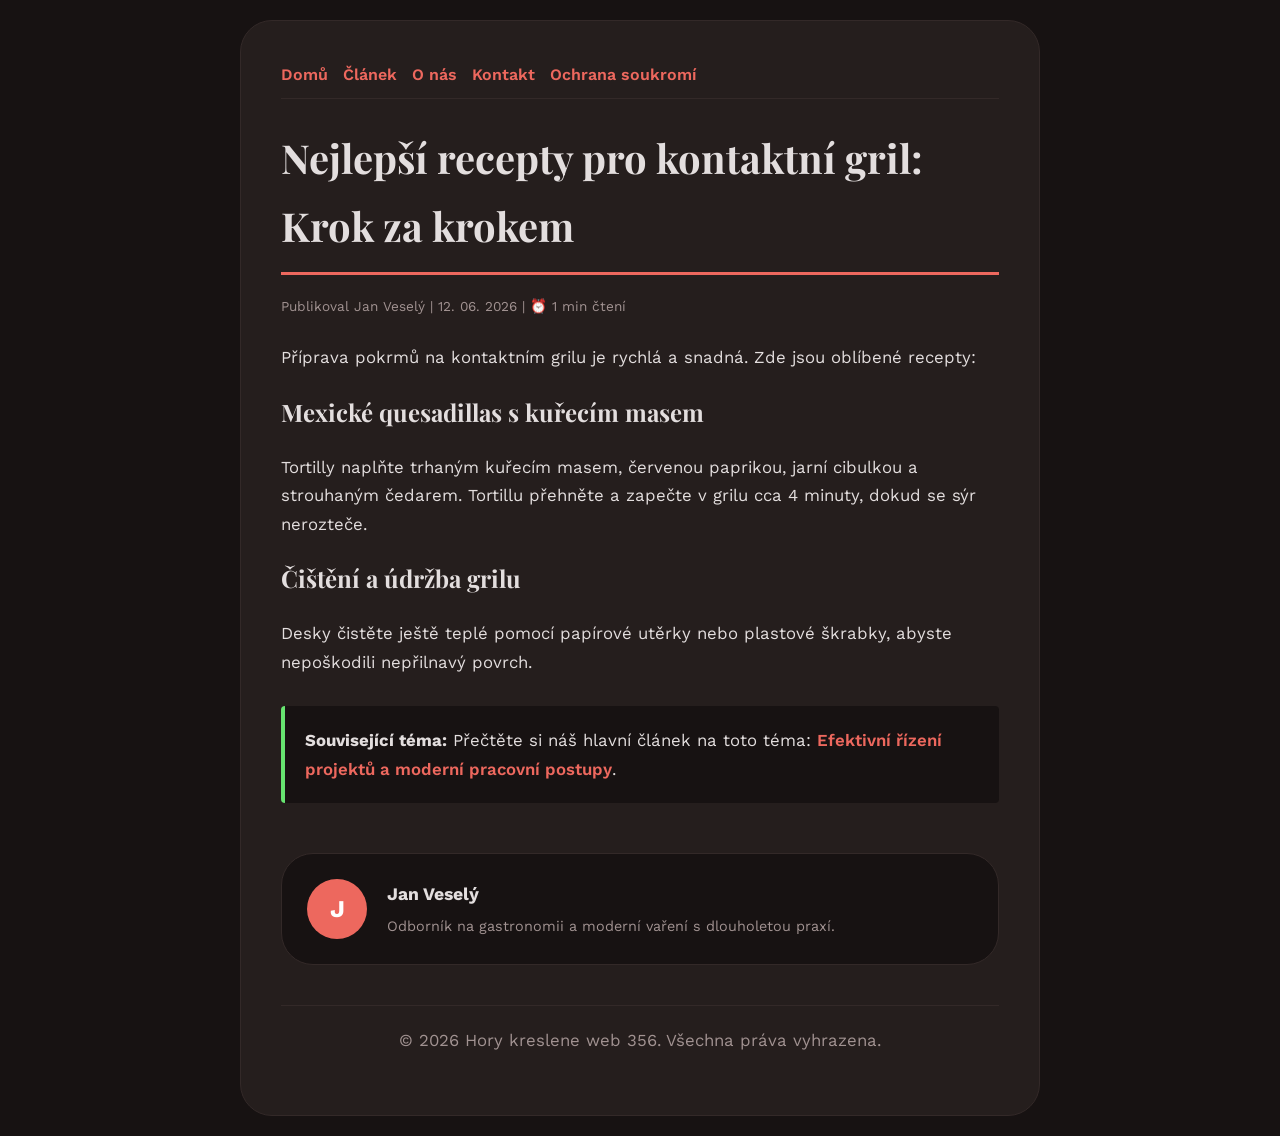
<file: nejlepsi-recepty-pro-kontaktni-gril-krok-za-krokem.html>
<!DOCTYPE html>
<html lang="cs">
<head>
    <meta charset="UTF-8">
    <meta name="viewport" content="width=device-width, initial-scale=1.0">
    <title>Nejlepší recepty pro kontaktní gril: Krok za krokem - Hory kreslene web 356</title>
    <meta name="description" content="Nejlepší recepty pro kontaktní gril: Krok za krokem">
    <meta name="geo.region" content="CZ" />
    <meta name="geo.placename" content="Plzeň" />
    <meta name="geo.position" content="49.7384;13.3736" />
    <meta name="ICBM" content="49.7384, 13.3736" />
    <link rel="stylesheet" href="style.css">
</head>
<body>
    
            <div class="container" style="max-width: 800px;">
                <nav style="display: flex; gap: 15px; margin-bottom: 25px; border-bottom: 1px solid var(--border-color); padding-bottom: 10px; overflow-x: auto; flex-wrap: wrap;">
            <a href="index.html">Domů</a>
            <a href="efektivni-rizeni-projektu-a-moderni-pracovni-postupy.html">Článek</a>
            <a href="about.html">O nás</a>
            <a href="contact.html">Kontakt</a>
            <a href="privacy.html">Ochrana soukromí</a>
        </nav>
                <h1>Nejlepší recepty pro kontaktní gril: Krok za krokem</h1>
                <div style="font-size:0.85rem; color: var(--muted-text); margin-bottom: 25px;">
                    Publikoval Jan Veselý | 12. 06. 2026 | ⏰ 1 min čtení
                </div>
                <article style="margin-top: 20px;">
                    <p>Příprava pokrmů na kontaktním grilu je rychlá a snadná. Zde jsou oblíbené recepty:</p>
<h2>Mexické quesadillas s kuřecím masem</h2>
<p>Tortilly naplňte trhaným kuřecím masem, červenou paprikou, jarní cibulkou a strouhaným čedarem. Tortillu přehněte a zapečte v grilu cca 4 minuty, dokud se sýr nerozteče.</p>
<h2>Čištění a údržba grilu</h2>
<p>Desky čistěte ještě teplé pomocí papírové utěrky nebo plastové škrabky, abyste nepoškodili nepřilnavý povrch.</p>
                    <div class="link-resource" style="margin-top: 30px; padding: 20px; border-left: 4px solid var(--accent-color); background: var(--bg-color); border-radius: 4px;"><p style="margin: 0;"><strong>Související téma:</strong> Přečtěte si náš hlavní článek na toto téma: <a href="efektivni-rizeni-projektu-a-moderni-pracovni-postupy.html">Efektivní řízení projektů a moderní pracovní postupy</a>.</p></div>
                </article>
                
            <div class="author-box" style="margin-top: 50px; padding: 25px; background: var(--bg-color); border: 1px solid var(--border-color); border-radius: var(--border-radius); display: flex; gap: 20px; align-items: center;">
                <div style="width: 60px; height: 60px; border-radius: 50%; background: var(--primary-color); display: flex; align-items: center; justify-content: center; color: white; font-weight: bold; font-size: 1.5rem;">J</div>
                <div>
                    <h4 style="margin-bottom: 5px; font-weight: bold; font-size: 1.1rem;">Jan Veselý</h4>
                    <p style="margin: 0; font-size: 0.9rem; color: var(--muted-text);">Odborník na gastronomii a moderní vaření s dlouholetou praxí.</p>
                </div>
            </div>
            
                <footer>
                    <p>&copy; 2026 Hory kreslene web 356. Všechna práva vyhrazena.</p>
                </footer>
            </div>
            
</body>
</html>
</file>
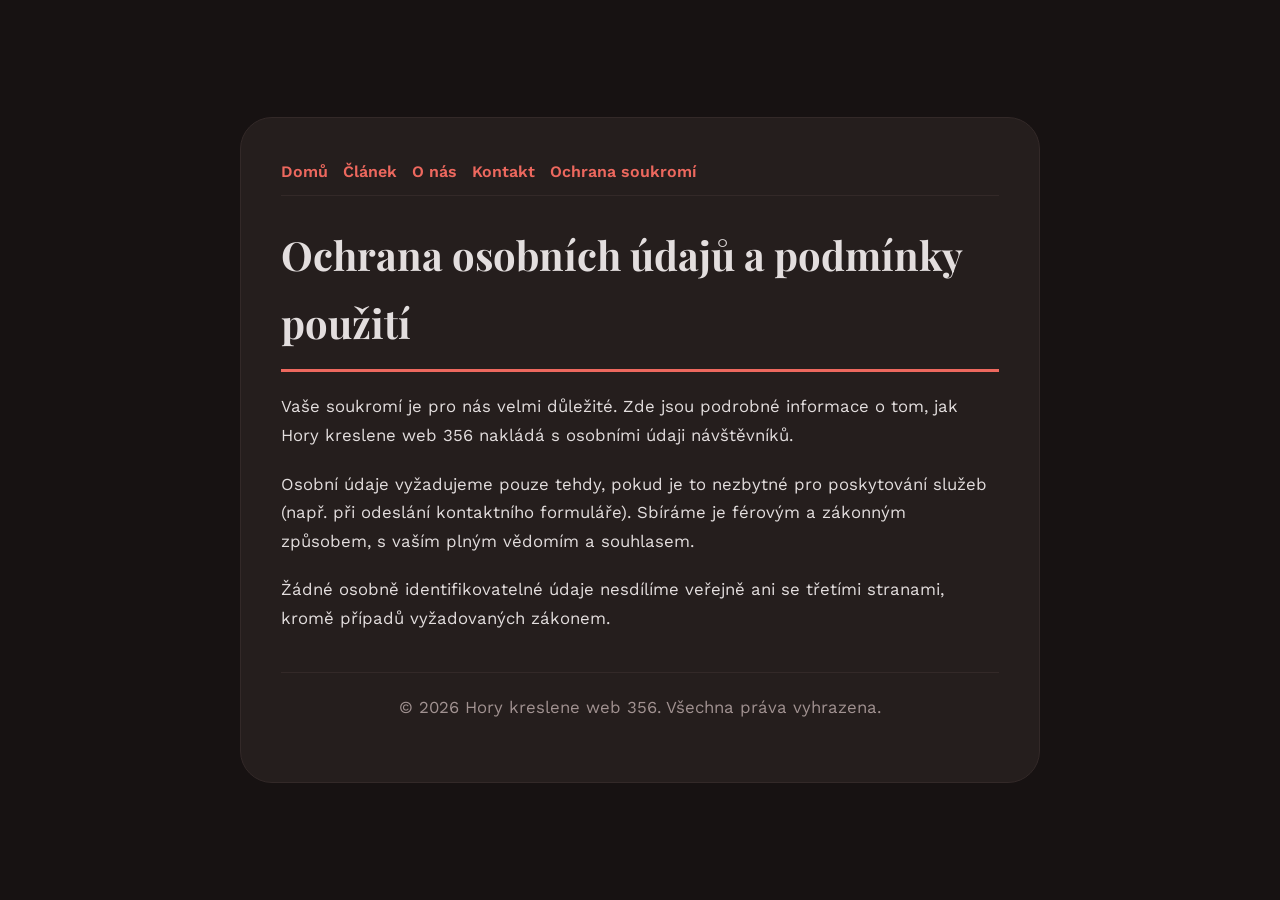
<file: privacy.html>
<!DOCTYPE html>
<html lang="cs">
<head>
    <meta charset="UTF-8">
    <meta name="viewport" content="width=device-width, initial-scale=1.0">
    <title>Ochrana osobních údajů a podmínky použití - Hory kreslene web 356</title>
    <meta name="description" content="Vaše soukromí je pro nás velmi důležité. Zde jsou podrobné informace o tom, jak Hory kreslene web 356 nakládá s osobními údaji návštěvníků.">
    <meta name="geo.region" content="CZ" />
    <meta name="geo.placename" content="Plzeň" />
    <meta name="geo.position" content="49.7384;13.3736" />
    <meta name="ICBM" content="49.7384, 13.3736" />
    <link rel="stylesheet" href="style.css">
</head>
<body>
    
        <div class="container" style="max-width: 800px;">
            <nav style="display: flex; gap: 15px; margin-bottom: 25px; border-bottom: 1px solid var(--border-color); padding-bottom: 10px; overflow-x: auto; flex-wrap: wrap;">
            <a href="index.html">Domů</a>
            <a href="efektivni-rizeni-projektu-a-moderni-pracovni-postupy.html">Článek</a>
            <a href="about.html">O nás</a>
            <a href="contact.html">Kontakt</a>
            <a href="privacy.html">Ochrana soukromí</a>
        </nav>
            <h1>Ochrana osobních údajů a podmínky použití</h1>
            <p>Vaše soukromí je pro nás velmi důležité. Zde jsou podrobné informace o tom, jak Hory kreslene web 356 nakládá s osobními údaji návštěvníků.</p>
            <p>Osobní údaje vyžadujeme pouze tehdy, pokud je to nezbytné pro poskytování služeb (např. při odeslání kontaktního formuláře). Sbíráme je férovým a zákonným způsobem, s vaším plným vědomím a souhlasem.</p>
            <p>Žádné osobně identifikovatelné údaje nesdílíme veřejně ani se třetími stranami, kromě případů vyžadovaných zákonem.</p>
            <footer>
                <p>&copy; 2026 Hory kreslene web 356. Všechna práva vyhrazena.</p>
            </footer>
        </div>
        
</body>
</html>
</file>
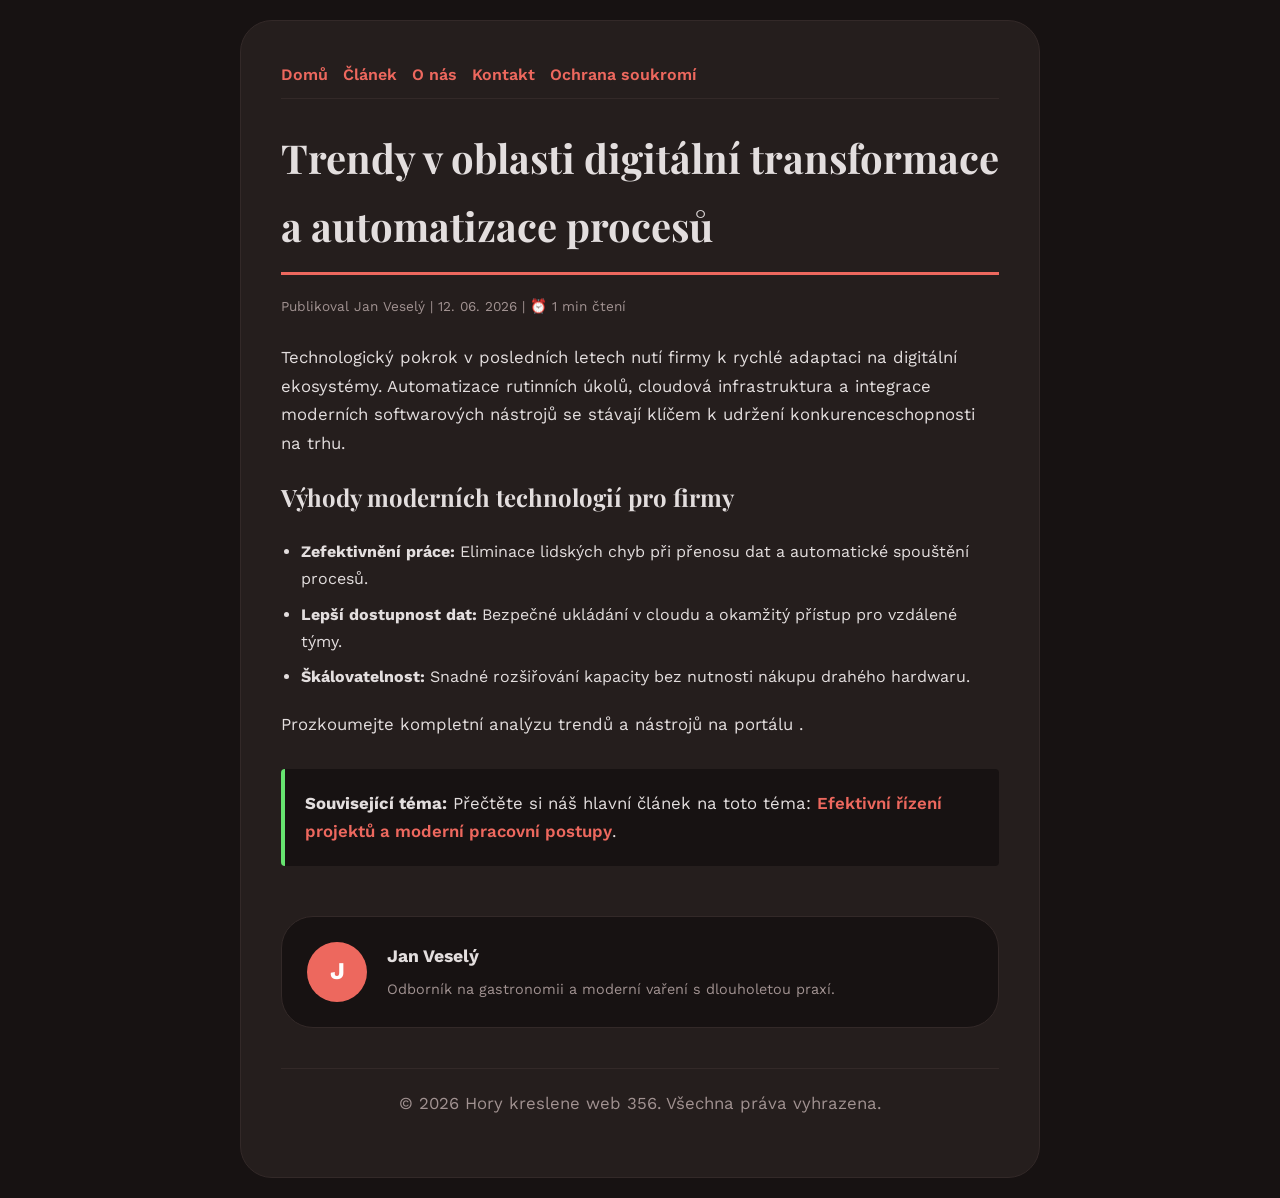
<file: trendy-v-oblasti-digitalni-transformace-a-automatizace-procesu.html>
<!DOCTYPE html>
<html lang="cs">
<head>
    <meta charset="UTF-8">
    <meta name="viewport" content="width=device-width, initial-scale=1.0">
    <title>Trendy v oblasti digitální transformace a automatizace procesů - Hory kreslene web 356</title>
    <meta name="description" content="Trendy v oblasti digitální transformace a automatizace procesů">
    <meta name="geo.region" content="CZ" />
    <meta name="geo.placename" content="Plzeň" />
    <meta name="geo.position" content="49.7384;13.3736" />
    <meta name="ICBM" content="49.7384, 13.3736" />
    <link rel="stylesheet" href="style.css">
</head>
<body>
    
            <div class="container" style="max-width: 800px;">
                <nav style="display: flex; gap: 15px; margin-bottom: 25px; border-bottom: 1px solid var(--border-color); padding-bottom: 10px; overflow-x: auto; flex-wrap: wrap;">
            <a href="index.html">Domů</a>
            <a href="efektivni-rizeni-projektu-a-moderni-pracovni-postupy.html">Článek</a>
            <a href="about.html">O nás</a>
            <a href="contact.html">Kontakt</a>
            <a href="privacy.html">Ochrana soukromí</a>
        </nav>
                <h1>Trendy v oblasti digitální transformace a automatizace procesů</h1>
                <div style="font-size:0.85rem; color: var(--muted-text); margin-bottom: 25px;">
                    Publikoval Jan Veselý | 12. 06. 2026 | ⏰ 1 min čtení
                </div>
                <article style="margin-top: 20px;">
                    <p>Technologický pokrok v posledních letech nutí firmy k rychlé adaptaci na digitální ekosystémy. Automatizace rutinních úkolů, cloudová infrastruktura a integrace moderních softwarových nástrojů se stávají klíčem k udržení konkurenceschopnosti na trhu.</p>
<h2>Výhody moderních technologií pro firmy</h2>
<ul>
    <li><strong>Zefektivnění práce:</strong> Eliminace lidských chyb při přenosu dat a automatické spouštění procesů.</li>
    <li><strong>Lepší dostupnost dat:</strong> Bezpečné ukládání v cloudu a okamžitý přístup pro vzdálené týmy.</li>
    <li><strong>Škálovatelnost:</strong> Snadné rozšiřování kapacity bez nutnosti nákupu drahého hardwaru.</li>
</ul>
<p>Prozkoumejte kompletní analýzu trendů a nástrojů na portálu .</p>
                    <div class="link-resource" style="margin-top: 30px; padding: 20px; border-left: 4px solid var(--accent-color); background: var(--bg-color); border-radius: 4px;"><p style="margin: 0;"><strong>Související téma:</strong> Přečtěte si náš hlavní článek na toto téma: <a href="efektivni-rizeni-projektu-a-moderni-pracovni-postupy.html">Efektivní řízení projektů a moderní pracovní postupy</a>.</p></div>
                </article>
                
            <div class="author-box" style="margin-top: 50px; padding: 25px; background: var(--bg-color); border: 1px solid var(--border-color); border-radius: var(--border-radius); display: flex; gap: 20px; align-items: center;">
                <div style="width: 60px; height: 60px; border-radius: 50%; background: var(--primary-color); display: flex; align-items: center; justify-content: center; color: white; font-weight: bold; font-size: 1.5rem;">J</div>
                <div>
                    <h4 style="margin-bottom: 5px; font-weight: bold; font-size: 1.1rem;">Jan Veselý</h4>
                    <p style="margin: 0; font-size: 0.9rem; color: var(--muted-text);">Odborník na gastronomii a moderní vaření s dlouholetou praxí.</p>
                </div>
            </div>
            
                <footer>
                    <p>&copy; 2026 Hory kreslene web 356. Všechna práva vyhrazena.</p>
                </footer>
            </div>
            
</body>
</html>
</file>
<file: style.css>
@import url('https://fonts.googleapis.com/css2?family=Playfair+Display:wght@700&family=Work+Sans:wght@400;600&display=swap');

:root {
    --bg-color: hsl(4, 12%, 8%);
    --card-bg: hsl(4, 12%, 13%);
    --text-color: hsl(4, 8%, 88%);
    --muted-text: hsl(4, 8%, 60%);
    --primary-color: hsl(4, 80%, 65%);
    --accent-color: hsl(124, 70%, 65%);
    --border-color: hsl(4, 12%, 18%);
    --border-radius: 32px;
    --shadow: none;
    --font-headline: 'Playfair Display', sans-serif;
    --font-body: 'Work Sans', sans-serif;
}

* {
    box-sizing: border-box;
    margin: 0;
    padding: 0;
}

body {
    background-color: var(--bg-color);
    color: var(--text-color);
    font-family: var(--font-body);
    line-height: 1.7;
    padding: 20px;
    display: flex;
    justify-content: center;
    min-height: 100vh;
}

a {
    color: var(--primary-color);
    text-decoration: none;
    font-weight: 600;
    transition: color 0.2s ease;
}

a:hover {
    color: var(--accent-color);
    text-decoration: underline;
}

.container {
    width: 100%;
    max-width: 900px;
    background: var(--card-bg);
    border: 1px solid var(--border-color);
    border-radius: var(--border-radius);
    padding: 40px;
    box-shadow: var(--shadow);
    margin: auto;
}

h1, h2, h3 {
    font-family: var(--font-headline);
    margin-bottom: 20px;
    color: var(--text-color);
}

h1 {
    font-size: 2.5rem;
    border-bottom: 3px solid var(--primary-color);
    padding-bottom: 12px;
}

p {
    margin-bottom: 20px;
    font-size: 1.05rem;
}

ul {
    margin-bottom: 20px;
    padding-left: 20px;
}

li {
    margin-bottom: 8px;
}

form {
    display: flex;
    flex-direction: column;
    gap: 15px;
    margin-top: 25px;
}

input, textarea, button {
    padding: 12px;
    border: 1px solid var(--border-color);
    border-radius: var(--border-radius);
    font-family: var(--font-body);
    font-size: 1rem;
    background: var(--bg-color);
    color: var(--text-color);
}

button {
    background: var(--primary-color);
    color: white;
    font-weight: 600;
    border: none;
    cursor: pointer;
    transition: background 0.2s ease;
}

button:hover {
    background: var(--accent-color);
}

footer {
    margin-top: 40px;
    border-top: 1px solid var(--border-color);
    padding-top: 20px;
    font-size: 0.9rem;
    color: var(--muted-text);
    text-align: center;
}
</file>
